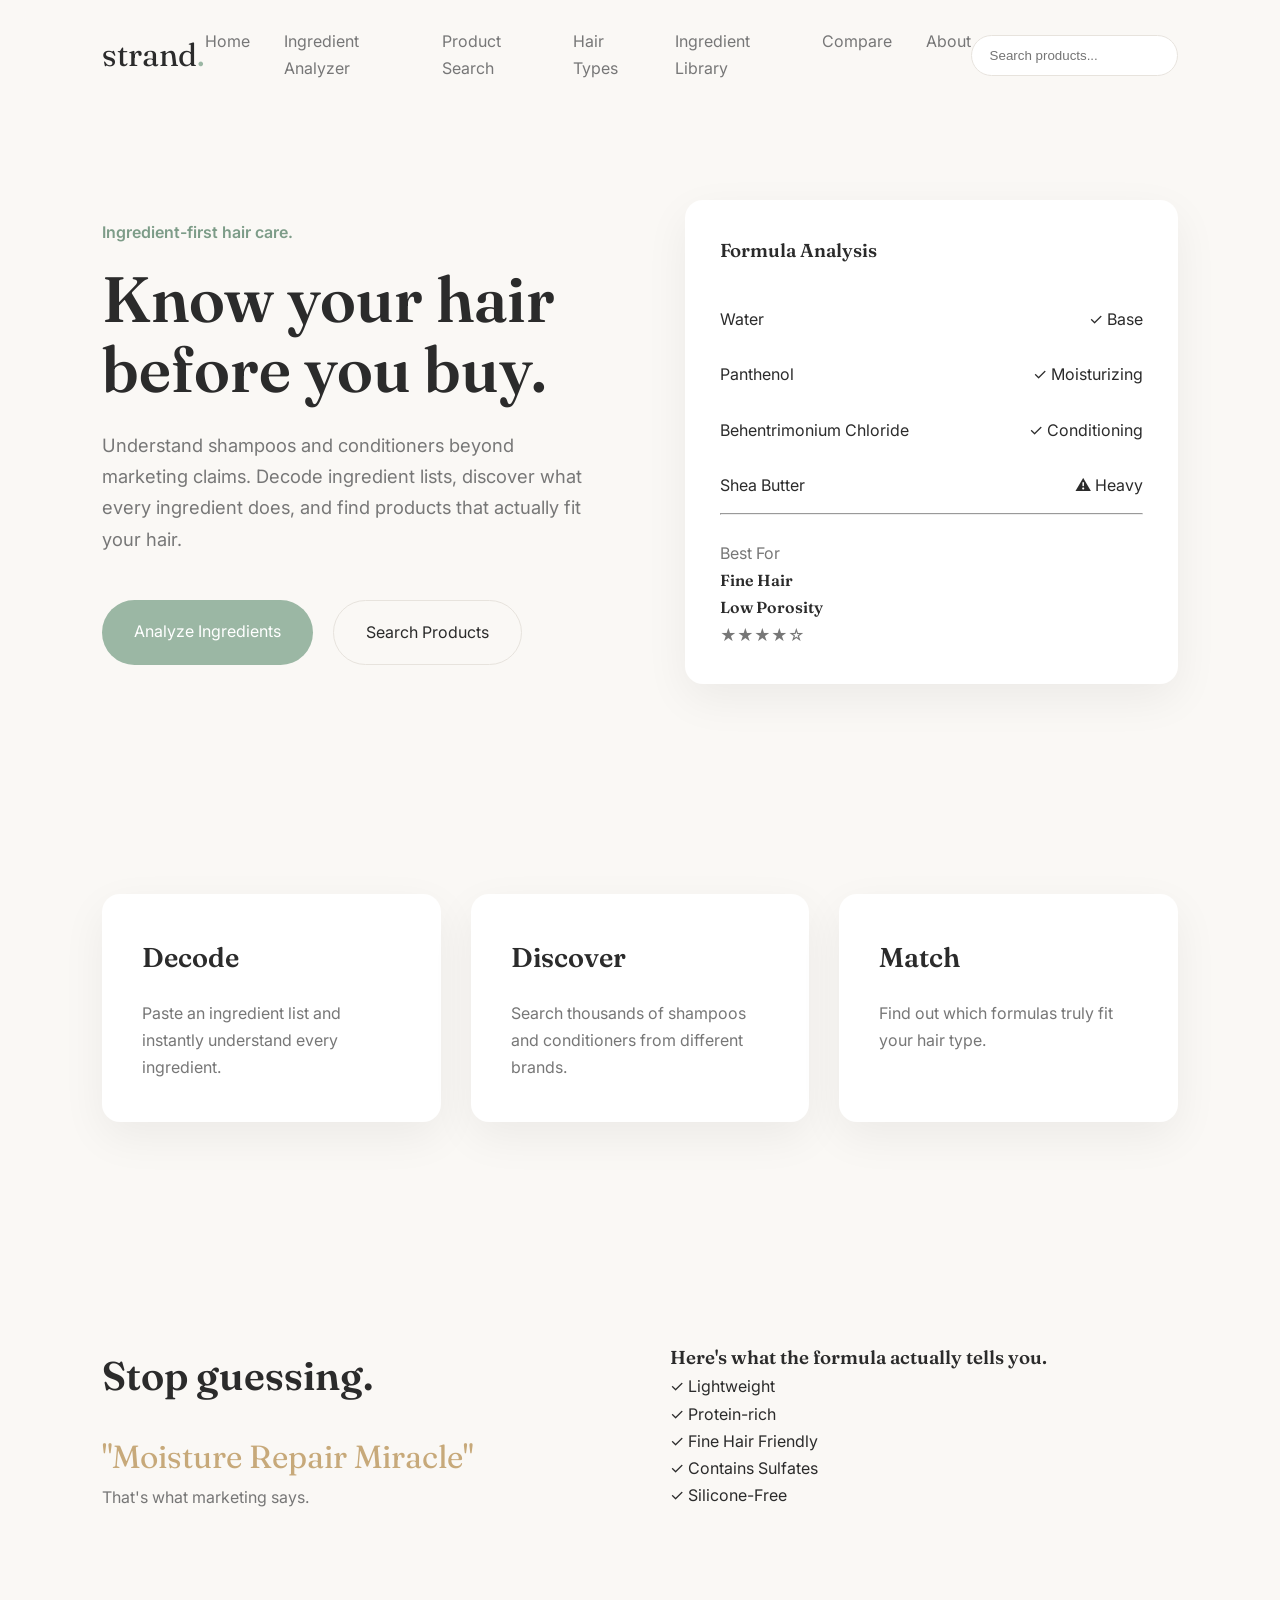
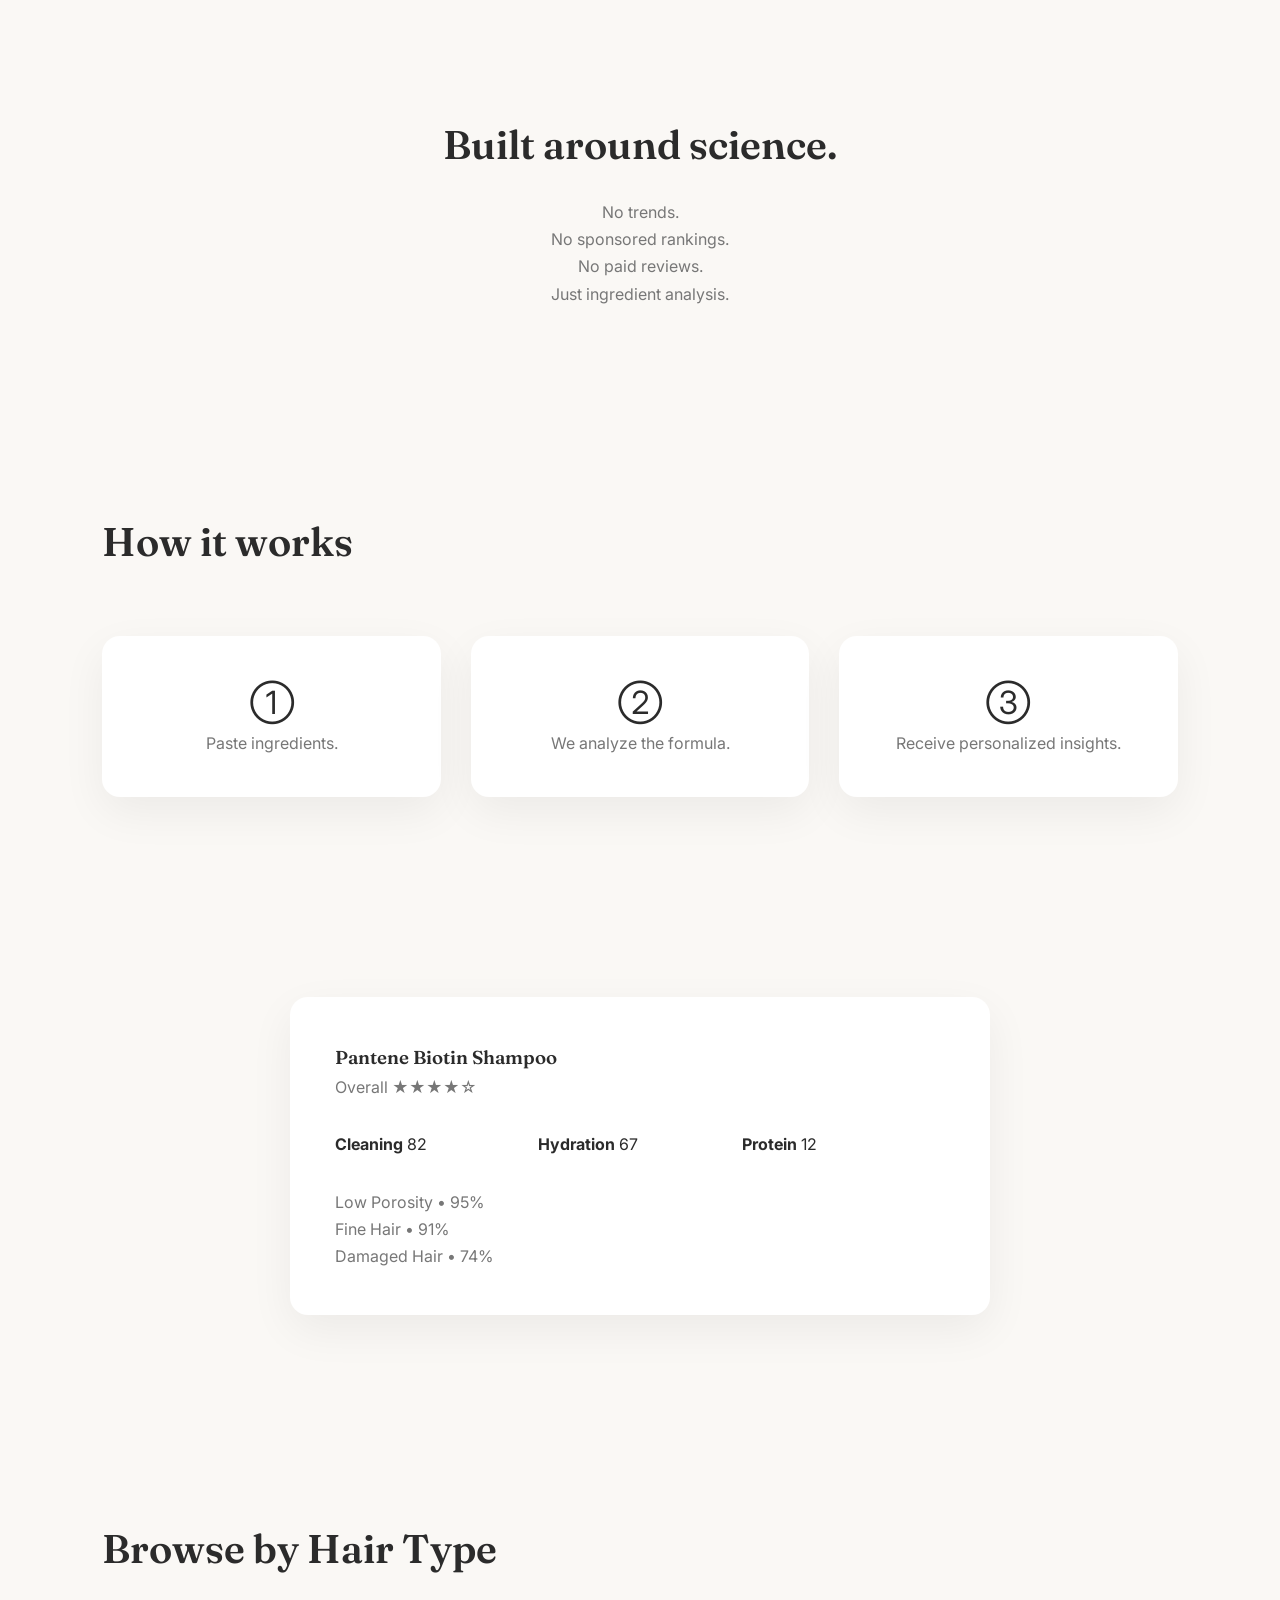
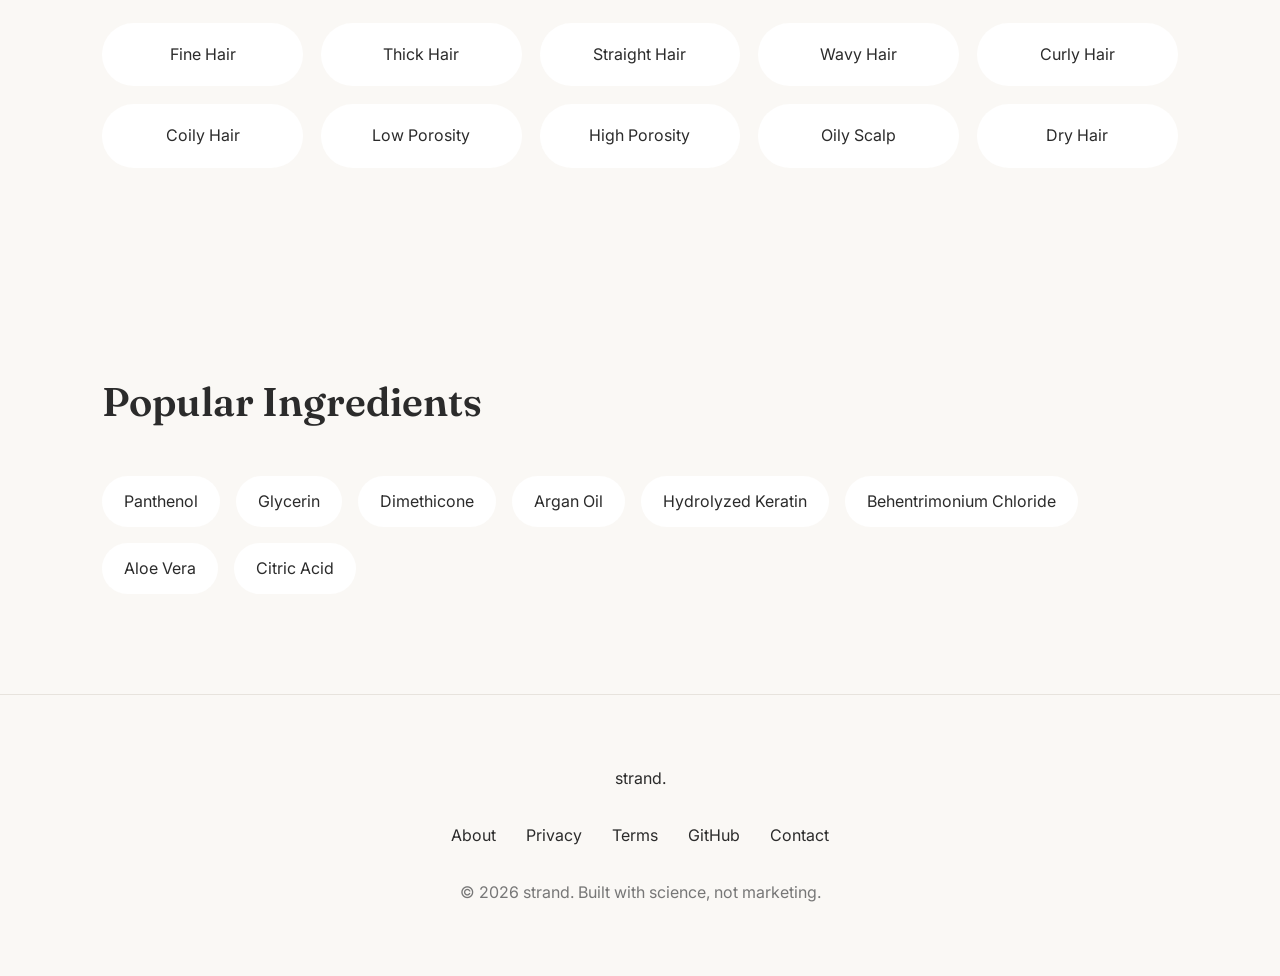
<file: index.html>
<!DOCTYPE html>
<html lang="en">

<head>

    <meta charset="UTF-8">
    <meta name="viewport" content="width=device-width, initial-scale=1.0">

    <title>strand. | Know your hair before you buy.</title>

    <meta name="description"
        content="Analyze shampoo and conditioner ingredients, discover what they do, and find products that truly fit your hair.">

    <link rel="preconnect" href="https://fonts.googleapis.com">
    <link rel="preconnect" href="https://fonts.gstatic.com" crossorigin>

    <link href="https://fonts.googleapis.com/css2?family=Fraunces:wght@500;600;700&family=Inter:wght@300;400;500;600;700&display=swap"
        rel="stylesheet">

    <link rel="stylesheet" href="css/styles.css">

</head>

<body>

    <!-- ========================= -->
    <!-- Navigation -->
    <!-- ========================= -->

    <header>

        <nav class="navbar">

            <a href="index.html" class="logo">
                strand<span>.</span>
            </a>

            <ul class="nav-links">

                <li><a href="index.html">Home</a></li>
                <li><a href="analyzer.html">Ingredient Analyzer</a></li>
                <li><a href="search.html">Product Search</a></li>
                <li><a href="hair-types.html">Hair Types</a></li>
                <li><a href="ingredients.html">Ingredient Library</a></li>
                <li><a href="compare.html">Compare</a></li>
                <li><a href="about.html">About</a></li>

            </ul>

            <div class="nav-search">

                <input
                    type="text"
                    placeholder="Search products...">

            </div>

        </nav>

    </header>

    <!-- ========================= -->
    <!-- Hero -->
    <!-- ========================= -->

    <main>

        <section class="hero">

            <div class="hero-text">

                <p class="eyebrow">
                    Ingredient-first hair care.
                </p>

                <h1>
                    Know your hair before you buy.
                </h1>

                <p class="hero-description">

                    Understand shampoos and conditioners beyond marketing claims.
                    Decode ingredient lists, discover what every ingredient does,
                    and find products that actually fit your hair.

                </p>

                <div class="hero-buttons">

                    <a href="analyzer.html" class="primary-button">

                        Analyze Ingredients

                    </a>

                    <a href="search.html" class="secondary-button">

                        Search Products

                    </a>

                </div>

            </div>

            <div class="hero-card">

                <div class="analysis-card">

                    <h3>
                        Formula Analysis
                    </h3>

                    <div class="ingredient">

                        <span>Water</span>

                        <span>✓ Base</span>

                    </div>

                    <div class="ingredient">

                        <span>Panthenol</span>

                        <span>✓ Moisturizing</span>

                    </div>

                    <div class="ingredient">

                        <span>Behentrimonium Chloride</span>

                        <span>✓ Conditioning</span>

                    </div>

                    <div class="ingredient">

                        <span>Shea Butter</span>

                        <span>⚠ Heavy</span>

                    </div>

                    <hr>

                    <div class="overall">

                        <p>

                            Best For

                        </p>

                        <h4>

                            Fine Hair

                        </h4>

                        <h4>

                            Low Porosity

                        </h4>

                        <p>

                            ★★★★☆

                        </p>

                    </div>

                </div>

            </div>

        </section>

        <!-- ========================= -->
        <!-- Features -->
        <!-- ========================= -->

        <section class="features">

            <article class="feature-card">

                <h2>

                    Decode

                </h2>

                <p>

                    Paste an ingredient list and instantly understand every ingredient.

                </p>

            </article>

            <article class="feature-card">

                <h2>

                    Discover

                </h2>

                <p>

                    Search thousands of shampoos and conditioners from different brands.

                </p>

            </article>

            <article class="feature-card">

                <h2>

                    Match

                </h2>

                <p>

                    Find out which formulas truly fit your hair type.

                </p>

            </article>

        </section>

        <!-- ========================= -->
        <!-- Marketing -->
        <!-- ========================= -->

        <section class="marketing">

            <div class="marketing-left">

                <h2>

                    Stop guessing.

                </h2>

                <p class="quote">

                    "Moisture Repair Miracle"

                </p>

                <p>

                    That's what marketing says.

                </p>

            </div>

            <div class="marketing-right">

                <h3>

                    Here's what the formula actually tells you.

                </h3>

                <ul>

                    <li>✓ Lightweight</li>
                    <li>✓ Protein-rich</li>
                    <li>✓ Fine Hair Friendly</li>
                    <li>✓ Contains Sulfates</li>
                    <li>✓ Silicone-Free</li>

                </ul>

            </div>

        </section>

        <!-- ========================= -->
        <!-- Science -->
        <!-- ========================= -->

        <section class="science">

            <h2>

                Built around science.

            </h2>

            <p>

                No trends.

            </p>

            <p>

                No sponsored rankings.

            </p>

            <p>

                No paid reviews.

            </p>

            <p>

                Just ingredient analysis.

            </p>

        </section>

        <!-- ========================= -->
        <!-- How it works -->
        <!-- ========================= -->

        <section class="steps">

            <h2>

                How it works

            </h2>

            <div class="step-container">

                <div class="step">

                    <span>

                        ①

                    </span>

                    <p>

                        Paste ingredients.

                    </p>

                </div>

                <div class="step">

                    <span>

                        ②

                    </span>

                    <p>

                        We analyze the formula.

                    </p>

                </div>

                <div class="step">

                    <span>

                        ③

                    </span>

                    <p>

                        Receive personalized insights.

                    </p>

                </div>

            </div>

        </section>

        <!-- ========================= -->
        <!-- Demo -->
        <!-- ========================= -->

        <section class="demo">

            <div class="demo-card">

                <h3>

                    Pantene Biotin Shampoo

                </h3>

                <p>

                    Overall ★★★★☆

                </p>

                <div class="scores">

                    <div>

                        <strong>

                            Cleaning

                        </strong>

                        <span>

                            82

                        </span>

                    </div>

                    <div>

                        <strong>

                            Hydration

                        </strong>

                        <span>

                            67

                        </span>

                    </div>

                    <div>

                        <strong>

                            Protein

                        </strong>

                        <span>

                            12

                        </span>

                    </div>

                </div>

                <div class="recommendations">

                    <p>

                        Low Porosity • 95%

                    </p>

                    <p>

                        Fine Hair • 91%

                    </p>

                    <p>

                        Damaged Hair • 74%

                    </p>

                </div>

            </div>

        </section>

        <!-- ========================= -->
        <!-- Hair Types -->
        <!-- ========================= -->

        <section class="hair-types">

            <h2>

                Browse by Hair Type

            </h2>

            <div class="hair-grid">

                <a href="#">Fine Hair</a>
                <a href="#">Thick Hair</a>
                <a href="#">Straight Hair</a>
                <a href="#">Wavy Hair</a>
                <a href="#">Curly Hair</a>
                <a href="#">Coily Hair</a>
                <a href="#">Low Porosity</a>
                <a href="#">High Porosity</a>
                <a href="#">Oily Scalp</a>
                <a href="#">Dry Hair</a>

            </div>

        </section>

        <!-- ========================= -->
        <!-- Ingredients -->
        <!-- ========================= -->

        <section class="popular">

            <h2>

                Popular Ingredients

            </h2>

            <div class="ingredient-tags">

                <a href="#">Panthenol</a>
                <a href="#">Glycerin</a>
                <a href="#">Dimethicone</a>
                <a href="#">Argan Oil</a>
                <a href="#">Hydrolyzed Keratin</a>
                <a href="#">Behentrimonium Chloride</a>
                <a href="#">Aloe Vera</a>
                <a href="#">Citric Acid</a>

            </div>

        </section>

    </main>

    <!-- ========================= -->
    <!-- Footer -->
    <!-- ========================= -->

    <footer>

        <div class="footer-logo">

            strand.

        </div>

        <div class="footer-links">

            <a href="about.html">

                About

            </a>

            <a href="#">

                Privacy

            </a>

            <a href="#">

                Terms

            </a>

            <a href="https://github.com" target="_blank">

                GitHub

            </a>

            <a href="#">

                Contact

            </a>

        </div>

        <p>

            © 2026 strand. Built with science, not marketing.

        </p>

    </footer>

    <script src="js/main.js"></script>

</body>

</html>
</file>
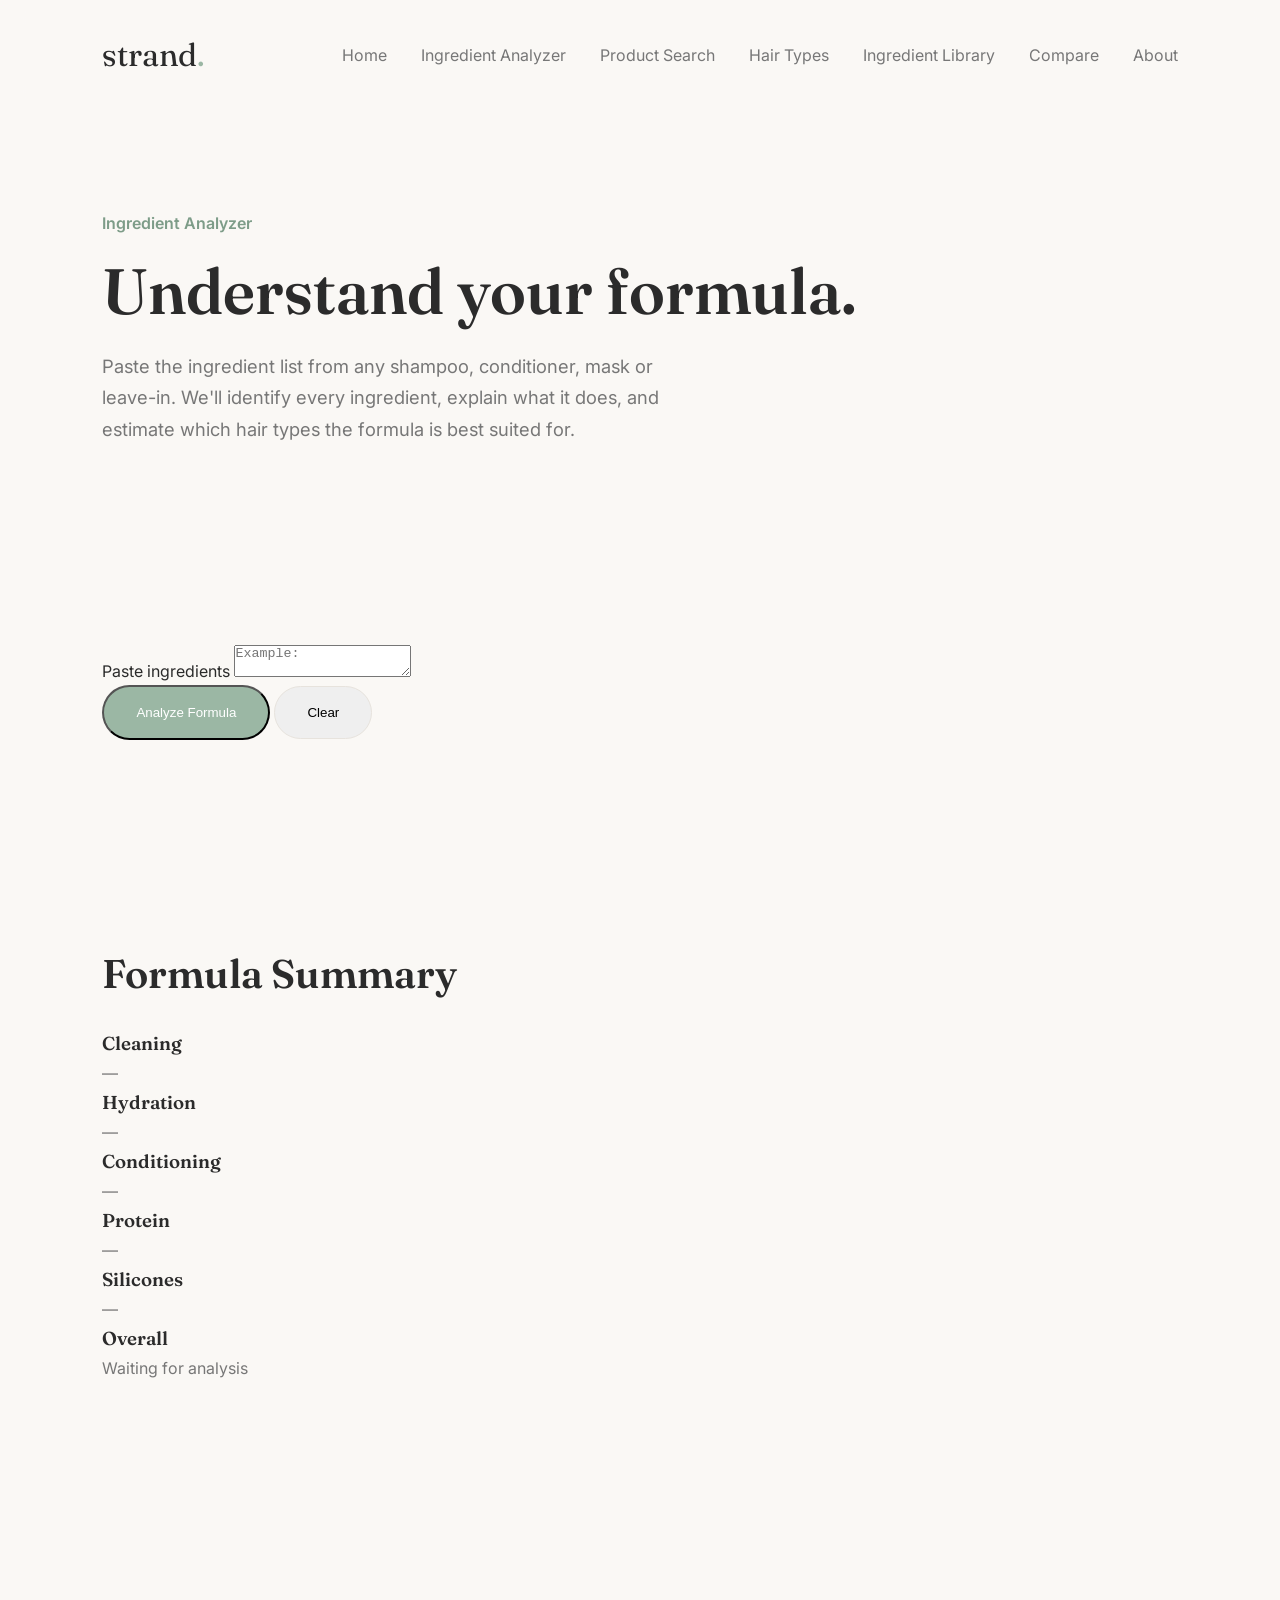
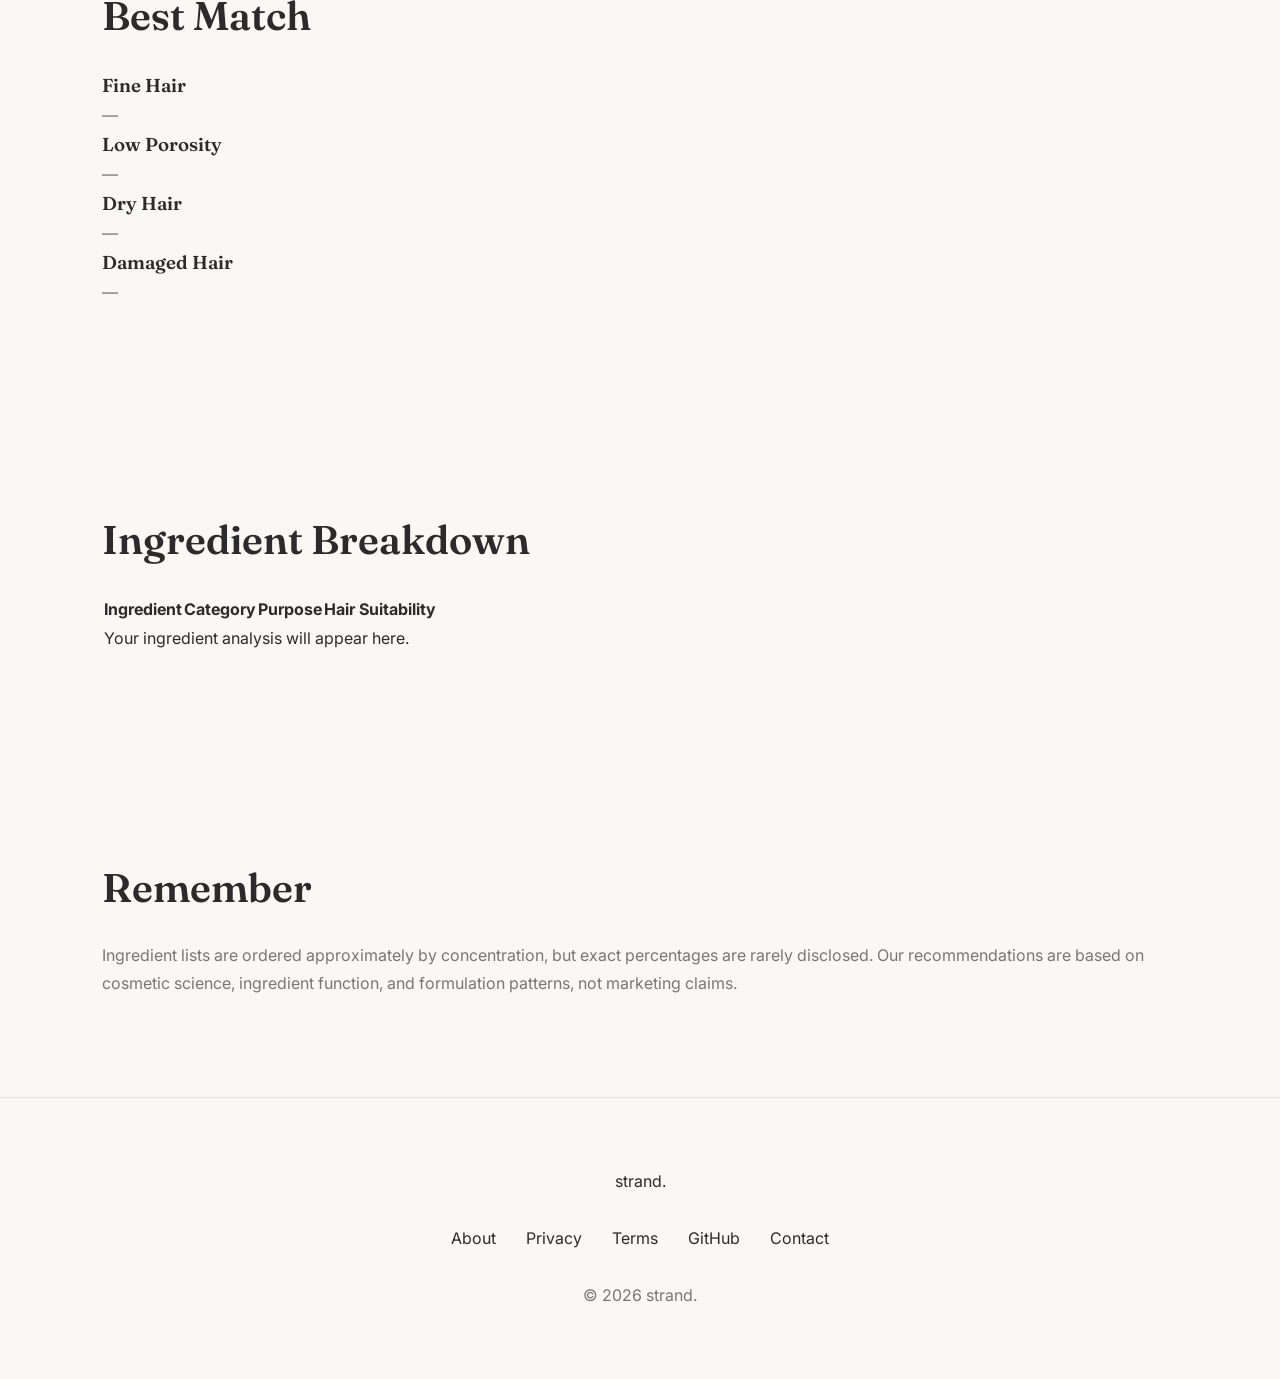
<file: analyzer.html>
<!DOCTYPE html>
<html lang="en">

<head>

    <meta charset="UTF-8">
    <meta name="viewport" content="width=device-width, initial-scale=1.0">

    <title>Ingredient Analyzer | strand.</title>

    <meta name="description"
        content="Paste a shampoo or conditioner ingredient list and instantly understand what every ingredient does.">

    <link rel="preconnect" href="https://fonts.googleapis.com">
    <link rel="preconnect" href="https://fonts.gstatic.com" crossorigin>

    <link href="https://fonts.googleapis.com/css2?family=Fraunces:wght@500;600;700&family=Inter:wght@300;400;500;600;700&display=swap"
        rel="stylesheet">

    <link rel="stylesheet" href="css/styles.css">

</head>

<body>

<header>

    <nav class="navbar">

        <a href="index.html" class="logo">
            strand<span>.</span>
        </a>

        <ul class="nav-links">

            <li><a href="index.html">Home</a></li>
            <li><a href="analyzer.html" class="active">Ingredient Analyzer</a></li>
            <li><a href="search.html">Product Search</a></li>
            <li><a href="hair-types.html">Hair Types</a></li>
            <li><a href="ingredients.html">Ingredient Library</a></li>
            <li><a href="compare.html">Compare</a></li>
            <li><a href="about.html">About</a></li>

        </ul>

    </nav>

</header>

<main>

<!-- ================================= -->
<!-- HERO -->
<!-- ================================= -->

<section class="page-hero">

    <p class="eyebrow">

        Ingredient Analyzer

    </p>

    <h1>

        Understand your formula.

    </h1>

    <p class="hero-description">

        Paste the ingredient list from any shampoo,
        conditioner, mask or leave-in.

        We'll identify every ingredient,
        explain what it does,
        and estimate which hair types the formula is best suited for.

    </p>

</section>


<!-- ================================= -->
<!-- INPUT -->
<!-- ================================= -->

<section class="analyzer-input">

    <div class="input-card">

        <label for="ingredients">

            Paste ingredients

        </label>

        <textarea
            id="ingredients"
            placeholder="Example:

Water, Sodium Laureth Sulfate, Cocamidopropyl Betaine, Glycerin, Panthenol..."
        ></textarea>

        <div class="input-buttons">

            <button
                class="primary-button"
                id="analyzeButton">

                Analyze Formula

            </button>

            <button
                class="secondary-button"
                id="clearButton">

                Clear

            </button>

        </div>

    </div>

</section>


<!-- ================================= -->
<!-- SUMMARY -->
<!-- ================================= -->

<section class="summary">

<h2>

Formula Summary

</h2>

<div class="summary-grid">

<div class="summary-card">

<h3>

Cleaning

</h3>

<p>

—

</p>

</div>

<div class="summary-card">

<h3>

Hydration

</h3>

<p>

—

</p>

</div>

<div class="summary-card">

<h3>

Conditioning

</h3>

<p>

—

</p>

</div>

<div class="summary-card">

<h3>

Protein

</h3>

<p>

—

</p>

</div>

<div class="summary-card">

<h3>

Silicones

</h3>

<p>

—

</p>

</div>

<div class="summary-card">

<h3>

Overall

</h3>

<p>

Waiting for analysis

</p>

</div>

</div>

</section>


<!-- ================================= -->
<!-- HAIR MATCH -->
<!-- ================================= -->

<section class="hair-match">

<h2>

Best Match

</h2>

<div class="match-grid">

<div class="match-card">

<h3>

Fine Hair

</h3>

<p>

—

</p>

</div>

<div class="match-card">

<h3>

Low Porosity

</h3>

<p>

—

</p>

</div>

<div class="match-card">

<h3>

Dry Hair

</h3>

<p>

—

</p>

</div>

<div class="match-card">

<h3>

Damaged Hair

</h3>

<p>

—

</p>

</div>

</div>

</section>


<!-- ================================= -->
<!-- INGREDIENT TABLE -->
<!-- ================================= -->

<section class="results">

<h2>

Ingredient Breakdown

</h2>

<table class="ingredient-table">

<thead>

<tr>

<th>Ingredient</th>

<th>Category</th>

<th>Purpose</th>

<th>Hair Suitability</th>

</tr>

</thead>

<tbody id="ingredientResults">

<tr>

<td colspan="4">

Your ingredient analysis will appear here.

</td>

</tr>

</tbody>

</table>

</section>


<!-- ================================= -->
<!-- DISCLAIMER -->
<!-- ================================= -->

<section class="disclaimer">

<h2>

Remember

</h2>

<p>

Ingredient lists are ordered approximately by concentration,
but exact percentages are rarely disclosed.

Our recommendations are based on cosmetic science,
ingredient function,
and formulation patterns,
not marketing claims.

</p>

</section>

</main>

<footer>

<div class="footer-logo">

strand.

</div>

<div class="footer-links">

<a href="about.html">About</a>

<a href="#">Privacy</a>

<a href="#">Terms</a>

<a href="#">GitHub</a>

<a href="#">Contact</a>

</div>

<p>

© 2026 strand.

</p>

</footer>

<script src="js/main.js"></script>

</body>

</html>
</file>
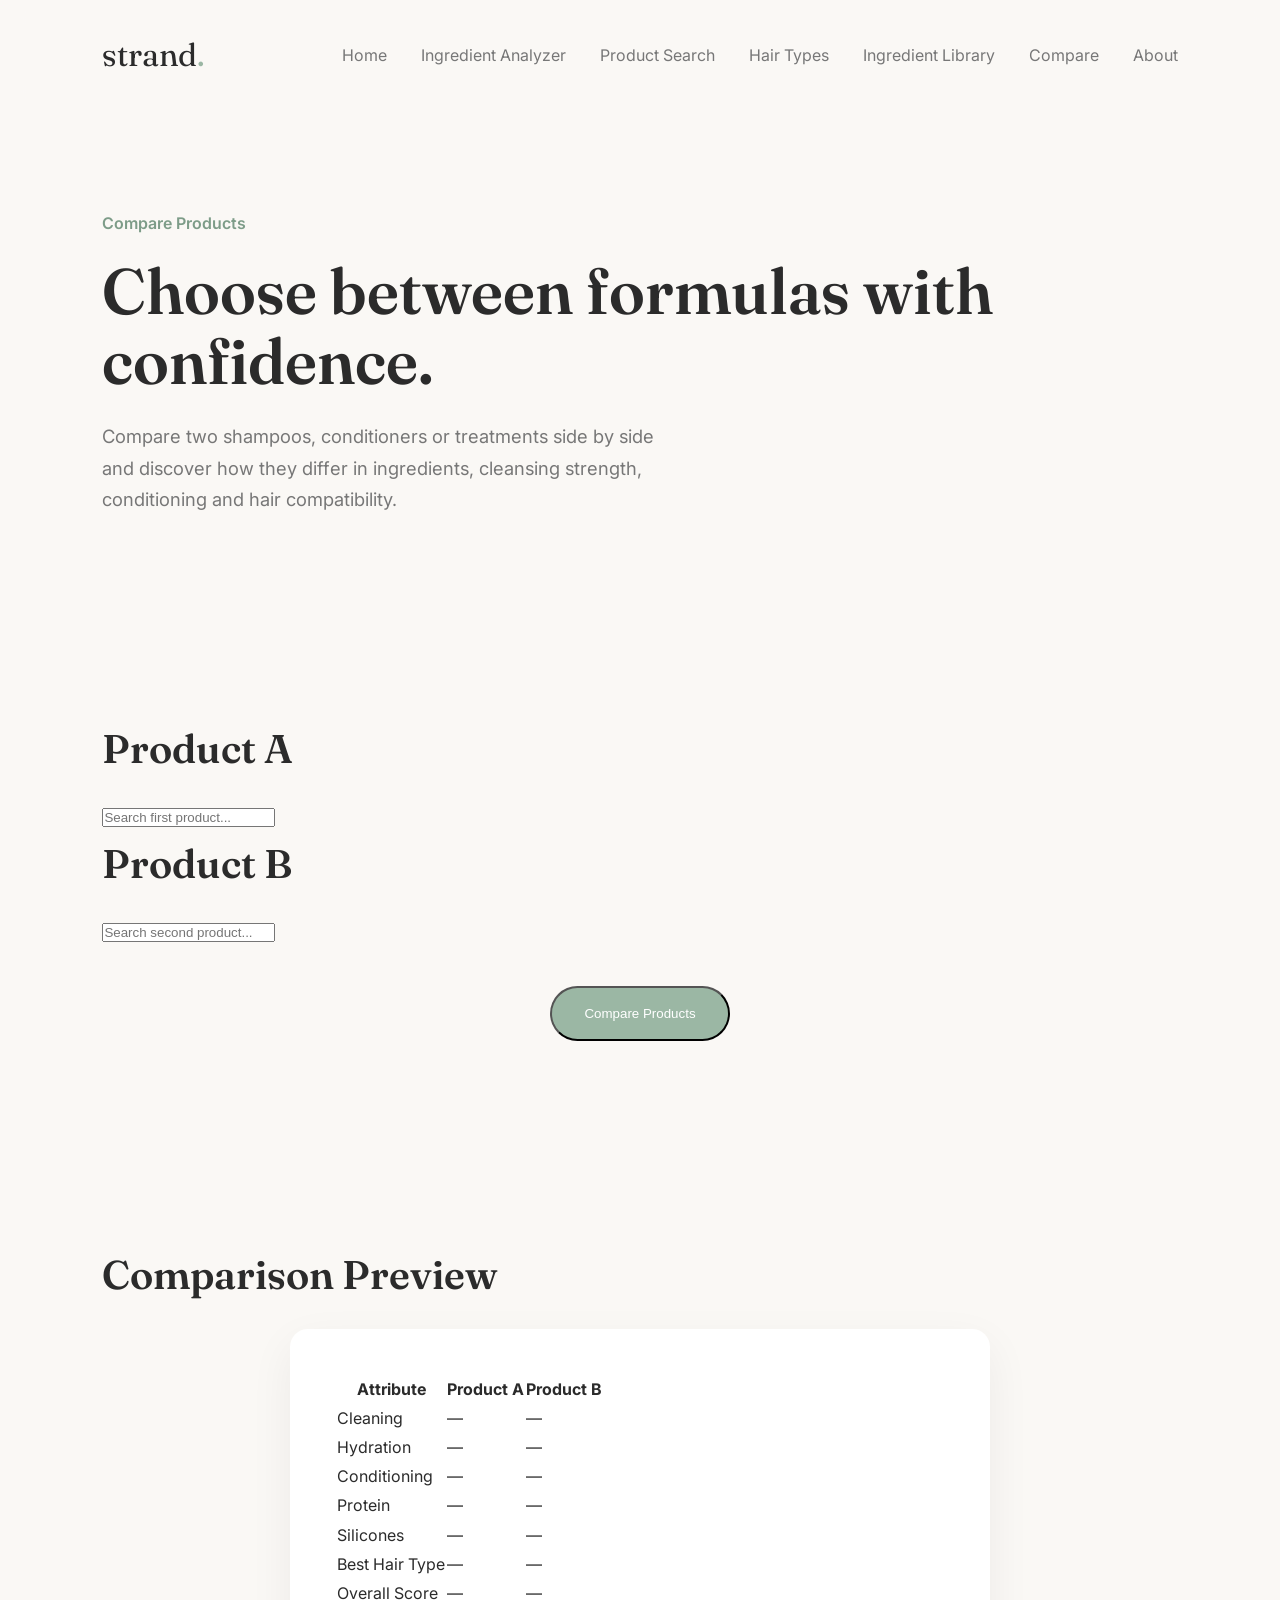
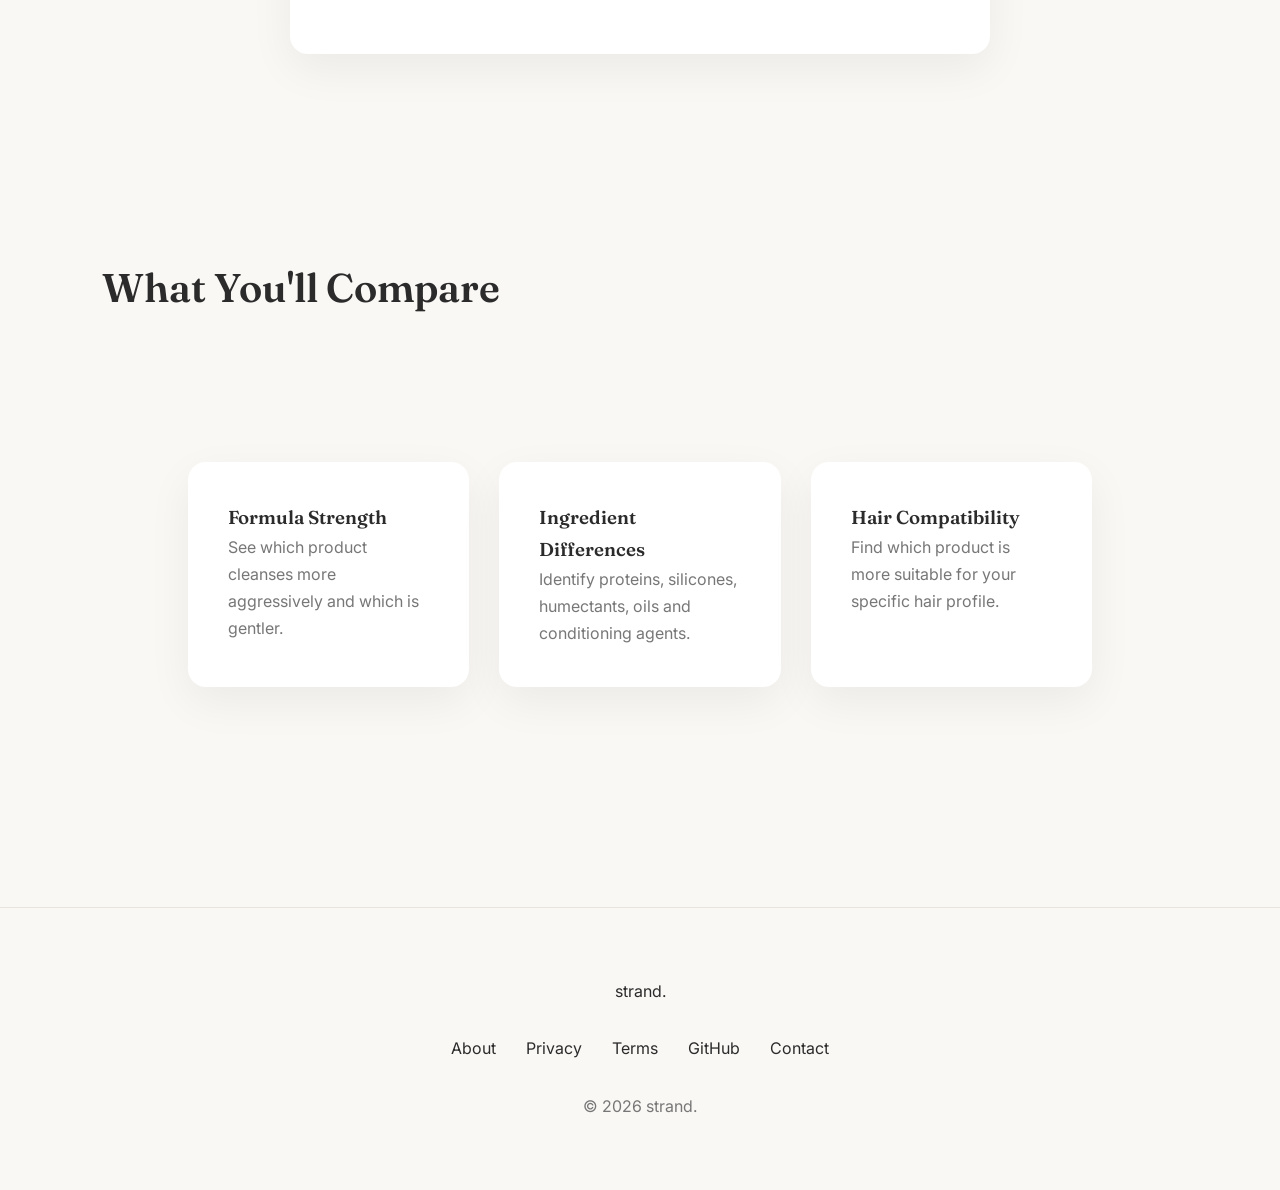
<file: compare.html>
<!DOCTYPE html>
<html lang="en">

<head>

    <meta charset="UTF-8">
    <meta name="viewport" content="width=device-width, initial-scale=1.0">

    <title>Compare Products | strand.</title>

    <meta name="description"
        content="Compare shampoos and conditioners side by side using their ingredients and formula profiles.">

    <link rel="preconnect" href="https://fonts.googleapis.com">
    <link rel="preconnect" href="https://fonts.gstatic.com" crossorigin>

    <link href="https://fonts.googleapis.com/css2?family=Fraunces:wght@500;600;700&family=Inter:wght@300;400;500;600;700&display=swap"
        rel="stylesheet">

    <link rel="stylesheet" href="css/styles.css">

</head>

<body>

<header>

<nav class="navbar">

<a href="index.html" class="logo">

strand<span>.</span>

</a>

<ul class="nav-links">

<li><a href="index.html">Home</a></li>
<li><a href="analyzer.html">Ingredient Analyzer</a></li>
<li><a href="search.html">Product Search</a></li>
<li><a href="hair-types.html">Hair Types</a></li>
<li><a href="ingredients.html">Ingredient Library</a></li>
<li><a href="compare.html" class="active">Compare</a></li>
<li><a href="about.html">About</a></li>

</ul>

</nav>

</header>

<main>

<section class="page-hero">

<p class="eyebrow">

Compare Products

</p>

<h1>

Choose between formulas with confidence.

</h1>

<p class="hero-description">

Compare two shampoos, conditioners or treatments side by side and discover how they differ in ingredients, cleansing strength, conditioning and hair compatibility.

</p>

</section>

<section class="compare-search">

<div class="compare-grid">

<div class="search-card">

<h2>

Product A

</h2>

<input
type="text"
placeholder="Search first product..."
id="productA">

</div>

<div class="search-card">

<h2>

Product B

</h2>

<input
type="text"
placeholder="Search second product..."
id="productB">

</div>

</div>

<div style="text-align:center; margin-top:40px;">

<button class="primary-button">

Compare Products

</button>

</div>

</section>

<section>

<h2>

Comparison Preview

</h2>

<div class="demo-card">

<table class="ingredient-table">

<thead>

<tr>

<th>Attribute</th>
<th>Product A</th>
<th>Product B</th>

</tr>

</thead>

<tbody>

<tr>

<td>Cleaning</td>

<td>—</td>

<td>—</td>

</tr>

<tr>

<td>Hydration</td>

<td>—</td>

<td>—</td>

</tr>

<tr>

<td>Conditioning</td>

<td>—</td>

<td>—</td>

</tr>

<tr>

<td>Protein</td>

<td>—</td>

<td>—</td>

</tr>

<tr>

<td>Silicones</td>

<td>—</td>

<td>—</td>

</tr>

<tr>

<td>Best Hair Type</td>

<td>—</td>

<td>—</td>

</tr>

<tr>

<td>Overall Score</td>

<td>—</td>

<td>—</td>

</tr>

</tbody>

</table>

</div>

</section>

<section>

<h2>

What You'll Compare

</h2>

<div class="features">

<article class="feature-card">

<h3>

Formula Strength

</h3>

<p>

See which product cleanses more aggressively and which is gentler.

</p>

</article>

<article class="feature-card">

<h3>

Ingredient Differences

</h3>

<p>

Identify proteins, silicones, humectants, oils and conditioning agents.

</p>

</article>

<article class="feature-card">

<h3>

Hair Compatibility

</h3>

<p>

Find which product is more suitable for your specific hair profile.

</p>

</article>

</div>

</section>

</main>

<footer>

<div class="footer-logo">

strand.

</div>

<div class="footer-links">

<a href="about.html">About</a>
<a href="#">Privacy</a>
<a href="#">Terms</a>
<a href="#">GitHub</a>
<a href="#">Contact</a>

</div>

<p>

© 2026 strand.

</p>

</footer>

<script src="js/main.js"></script>

</body>

</html>
</file>
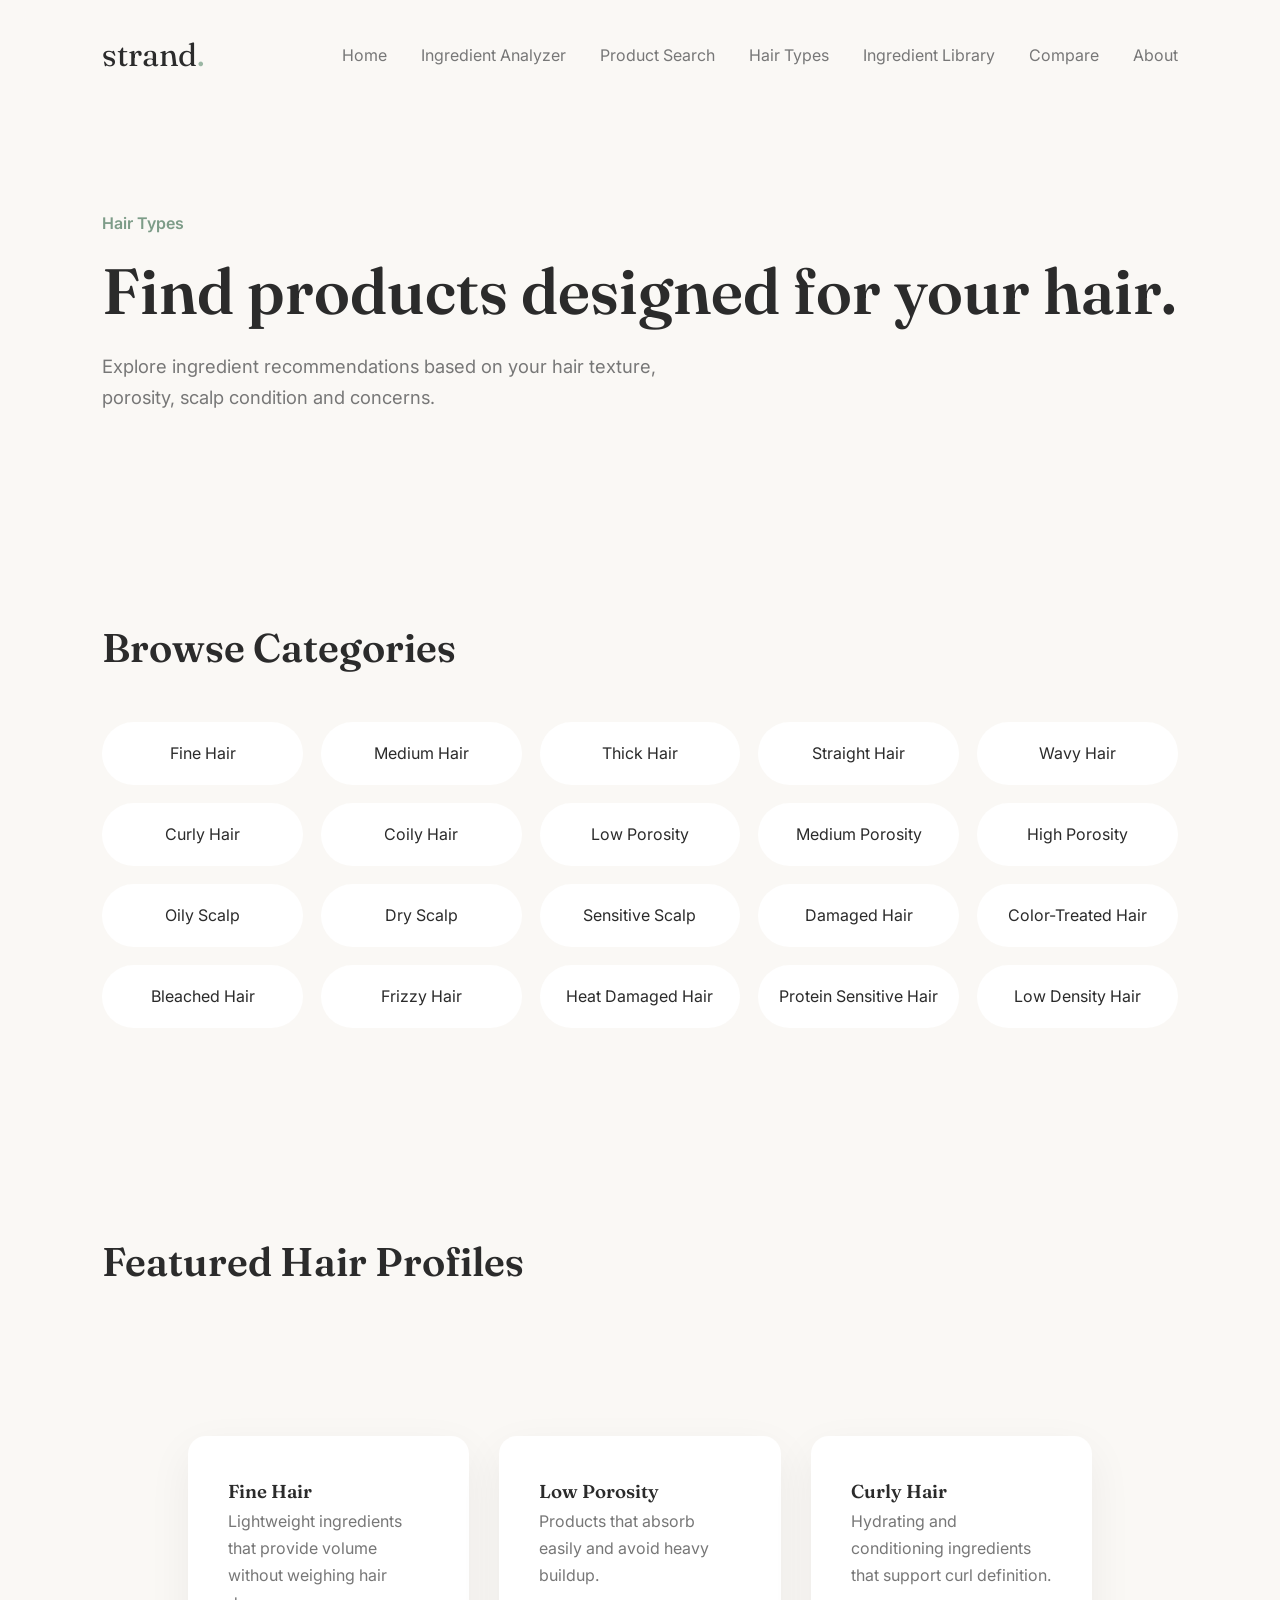
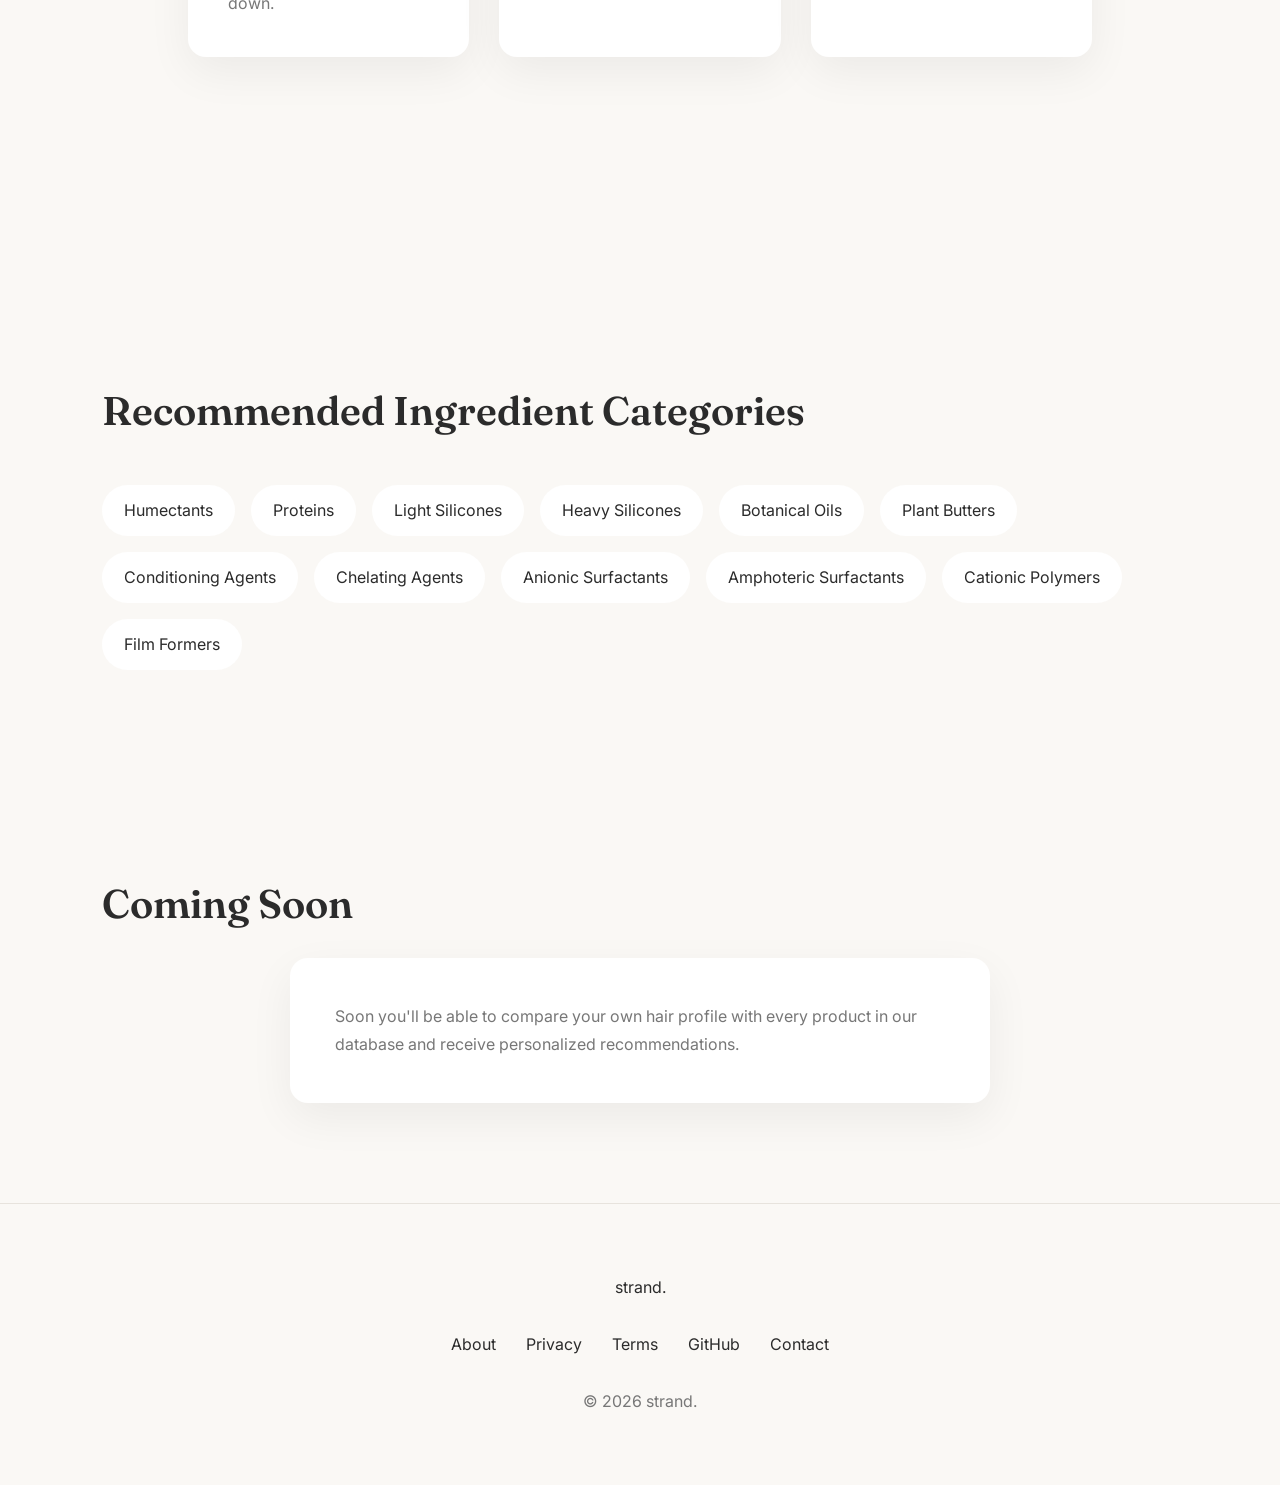
<file: hair-types.html>
<!DOCTYPE html>
<html lang="en">

<head>

<meta charset="UTF-8">

<meta name="viewport" content="width=device-width, initial-scale=1.0">

<title>Hair Types | strand.</title>

<meta name="description"
content="Discover ingredients and products suited for every hair type.">

<link rel="preconnect" href="https://fonts.googleapis.com">

<link rel="preconnect" href="https://fonts.gstatic.com" crossorigin>

<link href="https://fonts.googleapis.com/css2?family=Fraunces:wght@500;600;700&family=Inter:wght@300;400;500;600;700&display=swap"
rel="stylesheet">

<link rel="stylesheet" href="css/styles.css">

</head>

<body>

<header>

<nav class="navbar">

<a href="index.html" class="logo">

strand<span>.</span>

</a>

<ul class="nav-links">

<li><a href="index.html">Home</a></li>
<li><a href="analyzer.html">Ingredient Analyzer</a></li>
<li><a href="search.html">Product Search</a></li>
<li><a href="hair-types.html" class="active">Hair Types</a></li>
<li><a href="ingredients.html">Ingredient Library</a></li>
<li><a href="compare.html">Compare</a></li>
<li><a href="about.html">About</a></li>

</ul>

</nav>

</header>

<main>

<section class="page-hero">

<p class="eyebrow">

Hair Types

</p>

<h1>

Find products designed for your hair.

</h1>

<p class="hero-description">

Explore ingredient recommendations based on your hair texture, porosity, scalp condition and concerns.

</p>

</section>

<section>

<h2>

Browse Categories

</h2>

<div class="hair-grid">

<a href="#">Fine Hair</a>

<a href="#">Medium Hair</a>

<a href="#">Thick Hair</a>

<a href="#">Straight Hair</a>

<a href="#">Wavy Hair</a>

<a href="#">Curly Hair</a>

<a href="#">Coily Hair</a>

<a href="#">Low Porosity</a>

<a href="#">Medium Porosity</a>

<a href="#">High Porosity</a>

<a href="#">Oily Scalp</a>

<a href="#">Dry Scalp</a>

<a href="#">Sensitive Scalp</a>

<a href="#">Damaged Hair</a>

<a href="#">Color-Treated Hair</a>

<a href="#">Bleached Hair</a>

<a href="#">Frizzy Hair</a>

<a href="#">Heat Damaged Hair</a>

<a href="#">Protein Sensitive Hair</a>

<a href="#">Low Density Hair</a>

</div>

</section>

<section>

<h2>

Featured Hair Profiles

</h2>

<div class="features">

<article class="feature-card">

<h3>

Fine Hair

</h3>

<p>

Lightweight ingredients that provide volume without weighing hair down.

</p>

</article>

<article class="feature-card">

<h3>

Low Porosity

</h3>

<p>

Products that absorb easily and avoid heavy buildup.

</p>

</article>

<article class="feature-card">

<h3>

Curly Hair

</h3>

<p>

Hydrating and conditioning ingredients that support curl definition.

</p>

</article>

</div>

</section>

<section>

<h2>

Recommended Ingredient Categories

</h2>

<div class="ingredient-tags">

<a href="#">Humectants</a>

<a href="#">Proteins</a>

<a href="#">Light Silicones</a>

<a href="#">Heavy Silicones</a>

<a href="#">Botanical Oils</a>

<a href="#">Plant Butters</a>

<a href="#">Conditioning Agents</a>

<a href="#">Chelating Agents</a>

<a href="#">Anionic Surfactants</a>

<a href="#">Amphoteric Surfactants</a>

<a href="#">Cationic Polymers</a>

<a href="#">Film Formers</a>

</div>

</section>

<section>

<h2>

Coming Soon

</h2>

<div class="demo-card">

<p>

Soon you'll be able to compare your own hair profile with every product in our database and receive personalized recommendations.

</p>

</div>

</section>

</main>

<footer>

<div class="footer-logo">

strand.

</div>

<div class="footer-links">

<a href="about.html">About</a>

<a href="#">Privacy</a>

<a href="#">Terms</a>

<a href="#">GitHub</a>

<a href="#">Contact</a>

</div>

<p>

© 2026 strand.

</p>

</footer>

<script src="js/main.js"></script>

</body>

</html>
</file>
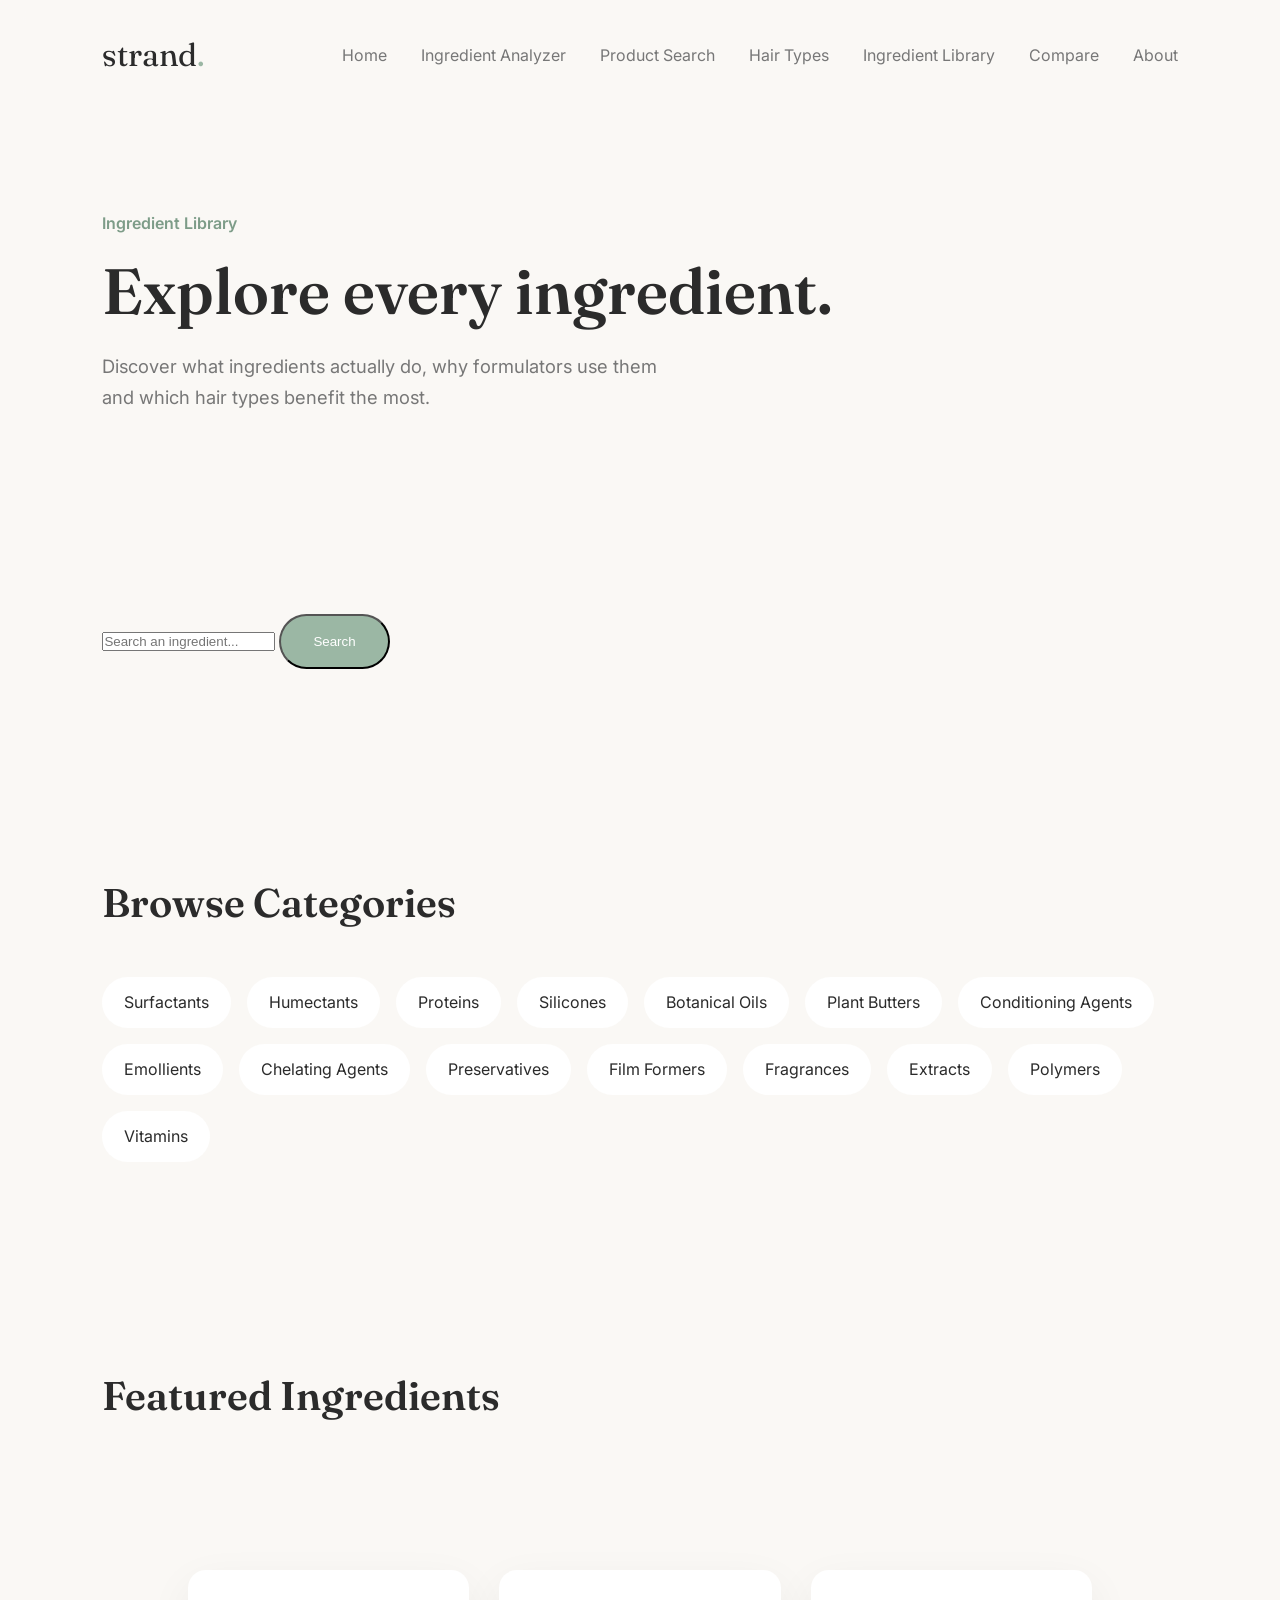
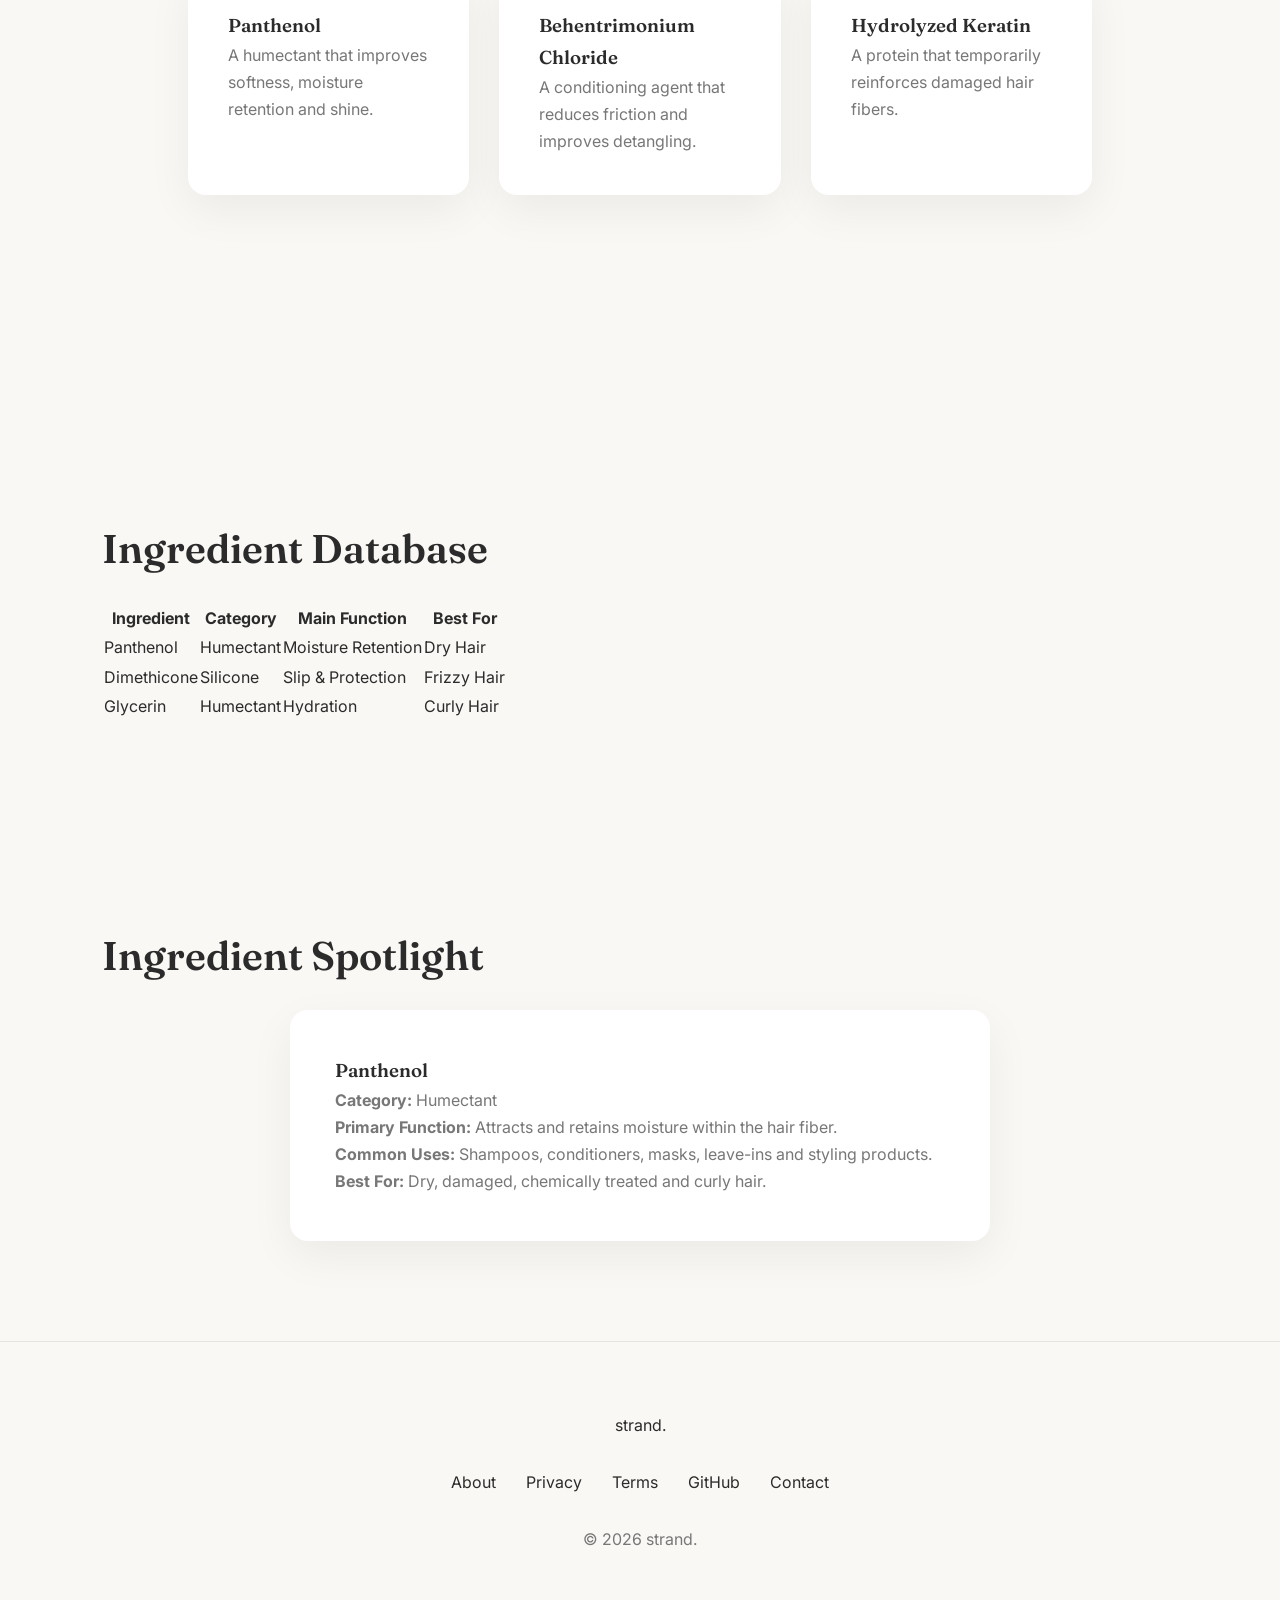
<file: ingredients.html>
<!DOCTYPE html>
<html lang="en">

<head>

<meta charset="UTF-8">

<meta name="viewport" content="width=device-width, initial-scale=1.0">

<title>Ingredient Library | strand.</title>

<meta name="description"
content="Browse the strand ingredient library and learn what every hair care ingredient does.">

<link rel="preconnect" href="https://fonts.googleapis.com">

<link rel="preconnect" href="https://fonts.gstatic.com" crossorigin>

<link href="https://fonts.googleapis.com/css2?family=Fraunces:wght@500;600;700&family=Inter:wght@300;400;500;600;700&display=swap"
rel="stylesheet">

<link rel="stylesheet" href="css/styles.css">

</head>

<body>

<header>

<nav class="navbar">

<a href="index.html" class="logo">

strand<span>.</span>

</a>

<ul class="nav-links">

<li><a href="index.html">Home</a></li>
<li><a href="analyzer.html">Ingredient Analyzer</a></li>
<li><a href="search.html">Product Search</a></li>
<li><a href="hair-types.html">Hair Types</a></li>
<li><a href="ingredients.html" class="active">Ingredient Library</a></li>
<li><a href="compare.html">Compare</a></li>
<li><a href="about.html">About</a></li>

</ul>

</nav>

</header>

<main>

<section class="page-hero">

<p class="eyebrow">

Ingredient Library

</p>

<h1>

Explore every ingredient.

</h1>

<p class="hero-description">

Discover what ingredients actually do, why formulators use them and which hair types benefit the most.

</p>

</section>

<section class="search-page">

<div class="search-card">

<input
type="text"
id="ingredientSearch"
placeholder="Search an ingredient...">

<button class="primary-button">

Search

</button>

</div>

</section>

<section>

<h2>

Browse Categories

</h2>

<div class="ingredient-tags">

<a href="#">Surfactants</a>

<a href="#">Humectants</a>

<a href="#">Proteins</a>

<a href="#">Silicones</a>

<a href="#">Botanical Oils</a>

<a href="#">Plant Butters</a>

<a href="#">Conditioning Agents</a>

<a href="#">Emollients</a>

<a href="#">Chelating Agents</a>

<a href="#">Preservatives</a>

<a href="#">Film Formers</a>

<a href="#">Fragrances</a>

<a href="#">Extracts</a>

<a href="#">Polymers</a>

<a href="#">Vitamins</a>

</div>

</section>

<section>

<h2>

Featured Ingredients

</h2>

<div class="features">

<article class="feature-card">

<h3>

Panthenol

</h3>

<p>

A humectant that improves softness, moisture retention and shine.

</p>

</article>

<article class="feature-card">

<h3>

Behentrimonium Chloride

</h3>

<p>

A conditioning agent that reduces friction and improves detangling.

</p>

</article>

<article class="feature-card">

<h3>

Hydrolyzed Keratin

</h3>

<p>

A protein that temporarily reinforces damaged hair fibers.

</p>

</article>

</div>

</section>

<section>

<h2>

Ingredient Database

</h2>

<table class="ingredient-table">

<thead>

<tr>

<th>Ingredient</th>

<th>Category</th>

<th>Main Function</th>

<th>Best For</th>

</tr>

</thead>

<tbody id="ingredientDatabase">

<tr>

<td>

Panthenol

</td>

<td>

Humectant

</td>

<td>

Moisture Retention

</td>

<td>

Dry Hair

</td>

</tr>

<tr>

<td>

Dimethicone

</td>

<td>

Silicone

</td>

<td>

Slip & Protection

</td>

<td>

Frizzy Hair

</td>

</tr>

<tr>

<td>

Glycerin

</td>

<td>

Humectant

</td>

<td>

Hydration

</td>

<td>

Curly Hair

</td>

</tr>

</tbody>

</table>

</section>

<section>

<h2>

Ingredient Spotlight

</h2>

<div class="demo-card">

<h3>

Panthenol

</h3>

<p>

<strong>Category:</strong> Humectant</p>

<p>

<strong>Primary Function:</strong> Attracts and retains moisture within the hair fiber.</p>

<p>

<strong>Common Uses:</strong> Shampoos, conditioners, masks, leave-ins and styling products.</p>

<p>

<strong>Best For:</strong> Dry, damaged, chemically treated and curly hair.</p>

</div>

</section>

</main>

<footer>

<div class="footer-logo">

strand.

</div>

<div class="footer-links">

<a href="about.html">About</a>

<a href="#">Privacy</a>

<a href="#">Terms</a>

<a href="#">GitHub</a>

<a href="#">Contact</a>

</div>

<p>

© 2026 strand.

</p>

</footer>

<script src="js/main.js"></script>

</body>

</html>
</file>
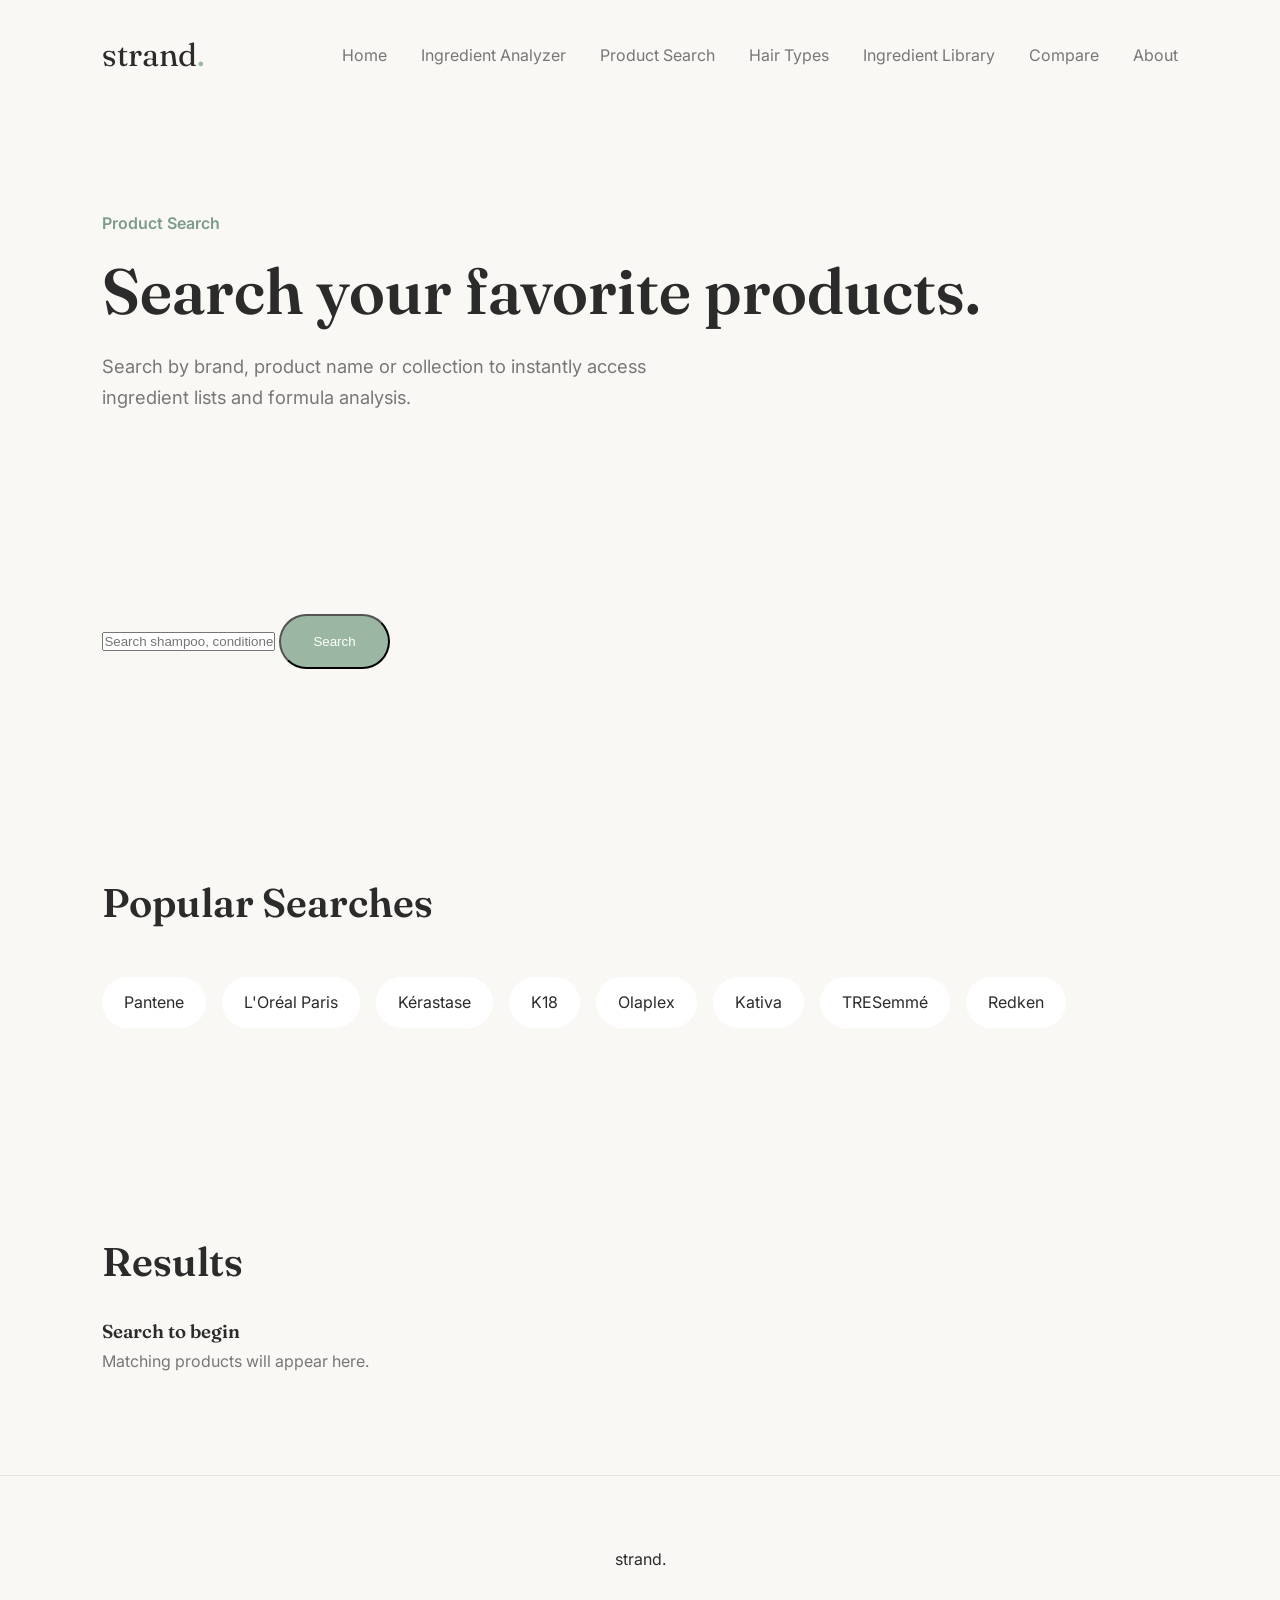
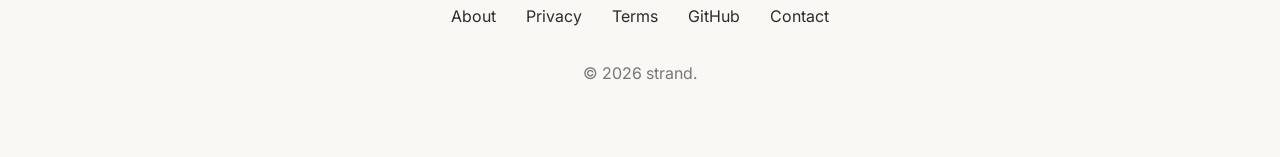
<file: search.html>
<!DOCTYPE html>
<html lang="en">

<head>

    <meta charset="UTF-8">
    <meta name="viewport" content="width=device-width, initial-scale=1.0">

    <title>Product Search | strand.</title>

    <meta name="description"
        content="Search shampoos, conditioners and hair treatments by product name or brand.">

    <link rel="preconnect" href="https://fonts.googleapis.com">
    <link rel="preconnect" href="https://fonts.gstatic.com" crossorigin>

    <link href="https://fonts.googleapis.com/css2?family=Fraunces:wght@500;600;700&family=Inter:wght@300;400;500;600;700&display=swap"
        rel="stylesheet">

    <link rel="stylesheet" href="css/styles.css">

</head>

<body>

<header>

    <nav class="navbar">

        <a href="index.html" class="logo">
            strand<span>.</span>
        </a>

        <ul class="nav-links">

            <li><a href="index.html">Home</a></li>
            <li><a href="analyzer.html">Ingredient Analyzer</a></li>
            <li><a href="search.html" class="active">Product Search</a></li>
            <li><a href="hair-types.html">Hair Types</a></li>
            <li><a href="ingredients.html">Ingredient Library</a></li>
            <li><a href="compare.html">Compare</a></li>
            <li><a href="about.html">About</a></li>

        </ul>

    </nav>

</header>

<main>

<section class="page-hero">

    <p class="eyebrow">
        Product Search
    </p>

    <h1>
        Search your favorite products.
    </h1>

    <p class="hero-description">
        Search by brand, product name or collection to instantly access ingredient lists and formula analysis.
    </p>

</section>

<section class="search-page">

    <div class="search-card">

        <input
            type="text"
            id="productSearch"
            placeholder="Search shampoo, conditioner or brand...">

        <button class="primary-button">

            Search

        </button>

    </div>

</section>

<section>

    <h2>

        Popular Searches

    </h2>

    <div class="ingredient-tags">

        <a href="#">Pantene</a>
        <a href="#">L'Oréal Paris</a>
        <a href="#">Kérastase</a>
        <a href="#">K18</a>
        <a href="#">Olaplex</a>
        <a href="#">Kativa</a>
        <a href="#">TRESemmé</a>
        <a href="#">Redken</a>

    </div>

</section>

<section>

    <h2>

        Results

    </h2>

    <div id="productResults" class="product-grid">

        <article class="product-card">

            <h3>

                Search to begin

            </h3>

            <p>

                Matching products will appear here.

            </p>

        </article>

    </div>

</section>

</main>

<footer>

<div class="footer-logo">

strand.

</div>

<div class="footer-links">

<a href="about.html">About</a>

<a href="#">Privacy</a>

<a href="#">Terms</a>

<a href="#">GitHub</a>

<a href="#">Contact</a>

</div>

<p>

© 2026 strand.

</p>

</footer>

<script src="js/main.js"></script>

</body>

</html>
</file>
<file: css/styles.css>
/* =======================================================
   STRAND
   Main Stylesheet
======================================================= */


/* =========================
   CSS VARIABLES
========================= */

:root{

    --background:#FAF8F5;
    --surface:#FFFFFF;

    --text:#2B2B2B;
    --text-light:#777777;

    --primary:#9BB7A4;
    --primary-dark:#7D9C88;

    --accent:#C7A97A;

    --border:#E7E3DD;

    --shadow:0 15px 45px rgba(0,0,0,.06);

    --radius:18px;

    --transition:.3s ease;

}


/* =========================
   RESET
========================= */

*{
    margin:0;
    padding:0;
    box-sizing:border-box;
}

html{

    scroll-behavior:smooth;

}

body{

    background:var(--background);

    color:var(--text);

    font-family:"Inter",sans-serif;

    line-height:1.7;

}

img{

    max-width:100%;

}

a{

    text-decoration:none;
    color:inherit;

}

ul{

    list-style:none;

}


/* =========================
   TYPOGRAPHY
========================= */

h1,h2,h3,h4{

    font-family:"Fraunces",serif;
    font-weight:600;

}

h1{

    font-size:4rem;
    line-height:1.1;
    margin-bottom:25px;

}

h2{

    font-size:2.5rem;
    margin-bottom:20px;

}

p{

    color:var(--text-light);

}


/* =========================
   NAVBAR
========================= */

.navbar{

    width:100%;

    display:flex;

    justify-content:space-between;

    align-items:center;

    padding:28px 8%;

    position:sticky;

    top:0;

    background:rgba(250,248,245,.9);

    backdrop-filter:blur(12px);

    z-index:1000;

}

.logo{

    font-family:"Fraunces";

    font-size:2rem;

}

.logo span{

    color:var(--primary);

}

.nav-links{

    display:flex;

    gap:34px;

}

.nav-links a{

    color:var(--text-light);

    transition:var(--transition);

}

.nav-links a:hover{

    color:var(--text);

}

.nav-search input{

    padding:12px 18px;

    border-radius:999px;

    border:1px solid var(--border);

    background:white;

}


/* =========================
   HERO
========================= */

.hero{

    display:grid;

    grid-template-columns:1fr 1fr;

    align-items:center;

    gap:90px;

    padding:90px 8%;

}

.eyebrow{

    color:var(--primary-dark);

    font-weight:600;

    margin-bottom:18px;

}

.hero-description{

    max-width:560px;

    font-size:1.15rem;

}

.hero-buttons{

    display:flex;

    gap:20px;

    margin-top:45px;

}

.primary-button{

    background:var(--primary);

    color:white;

    padding:18px 32px;

    border-radius:999px;

    transition:var(--transition);

}

.primary-button:hover{

    transform:translateY(-3px);

    background:var(--primary-dark);

}

.secondary-button{

    border:1px solid var(--border);

    padding:18px 32px;

    border-radius:999px;

    transition:var(--transition);

}

.secondary-button:hover{

    transform:translateY(-3px);

    background:white;

}


/* =========================
   HERO CARD
========================= */

.analysis-card{

    background:white;

    padding:35px;

    border-radius:var(--radius);

    box-shadow:var(--shadow);

}

.analysis-card h3{

    margin-bottom:25px;

}

.ingredient{

    display:flex;

    justify-content:space-between;

    padding:14px 0;

}

.overall{

    margin-top:25px;

}


/* =========================
   FEATURES
========================= */

.features{

    display:grid;

    grid-template-columns:repeat(3,1fr);

    gap:30px;

    padding:120px 8%;

}

.feature-card{

    background:white;

    padding:40px;

    border-radius:var(--radius);

    box-shadow:var(--shadow);

    transition:var(--transition);

}

.feature-card:hover{

    transform:translateY(-6px);

}

.feature-card h2{

    font-size:1.7rem;

}


/* =========================
   GENERIC SECTIONS
========================= */

section{

    padding:100px 8%;

}

.marketing{

    display:grid;

    grid-template-columns:1fr 1fr;

    gap:60px;

}

.quote{

    font-size:2rem;

    color:var(--accent);

    font-family:"Fraunces";

}

.science{

    text-align:center;

}

.step-container{

    display:flex;

    justify-content:space-between;

    gap:30px;

    margin-top:60px;

}

.step{

    flex:1;

    background:white;

    padding:40px;

    border-radius:var(--radius);

    box-shadow:var(--shadow);

    text-align:center;

}

.step span{

    font-size:2rem;

}

.demo-card{

    background:white;

    padding:45px;

    border-radius:var(--radius);

    max-width:700px;

    margin:auto;

    box-shadow:var(--shadow);

}

.scores{

    display:grid;

    grid-template-columns:repeat(3,1fr);

    margin:30px 0;

}

.hair-grid{

    display:grid;

    grid-template-columns:repeat(5,1fr);

    gap:18px;

    margin-top:40px;

}

.hair-grid a{

    background:white;

    padding:18px;

    text-align:center;

    border-radius:999px;

    transition:var(--transition);

}

.hair-grid a:hover{

    background:var(--primary);

    color:white;

}

.ingredient-tags{

    display:flex;

    flex-wrap:wrap;

    gap:16px;

    margin-top:40px;

}

.ingredient-tags a{

    padding:12px 22px;

    background:white;

    border-radius:999px;

    transition:var(--transition);

}

.ingredient-tags a:hover{

    background:var(--primary);

    color:white;

}


/* =========================
   FOOTER
========================= */

footer{

    padding:70px 8%;

    border-top:1px solid var(--border);

    text-align:center;

}

.footer-links{

    display:flex;

    justify-content:center;

    gap:30px;

    margin:30px 0;

}


/* =========================
   ANIMATIONS
========================= */

.fade{

    opacity:0;

    transform:translateY(40px);

    transition:1s;

}

.fade.show{

    opacity:1;

    transform:translateY(0);

}


/* =========================
   RESPONSIVE
========================= */

@media(max-width:1100px){

.hero{

grid-template-columns:1fr;

}

.features{

grid-template-columns:1fr;

}

.marketing{

grid-template-columns:1fr;

}

.hair-grid{

grid-template-columns:repeat(2,1fr);

}

.step-container{

flex-direction:column;

}

.nav-links{

display:none;

}

}

@media(max-width:700px){

h1{

font-size:2.8rem;

}

.hero-buttons{

flex-direction:column;

}

.hair-grid{

grid-template-columns:1fr;

}

}
</file>
